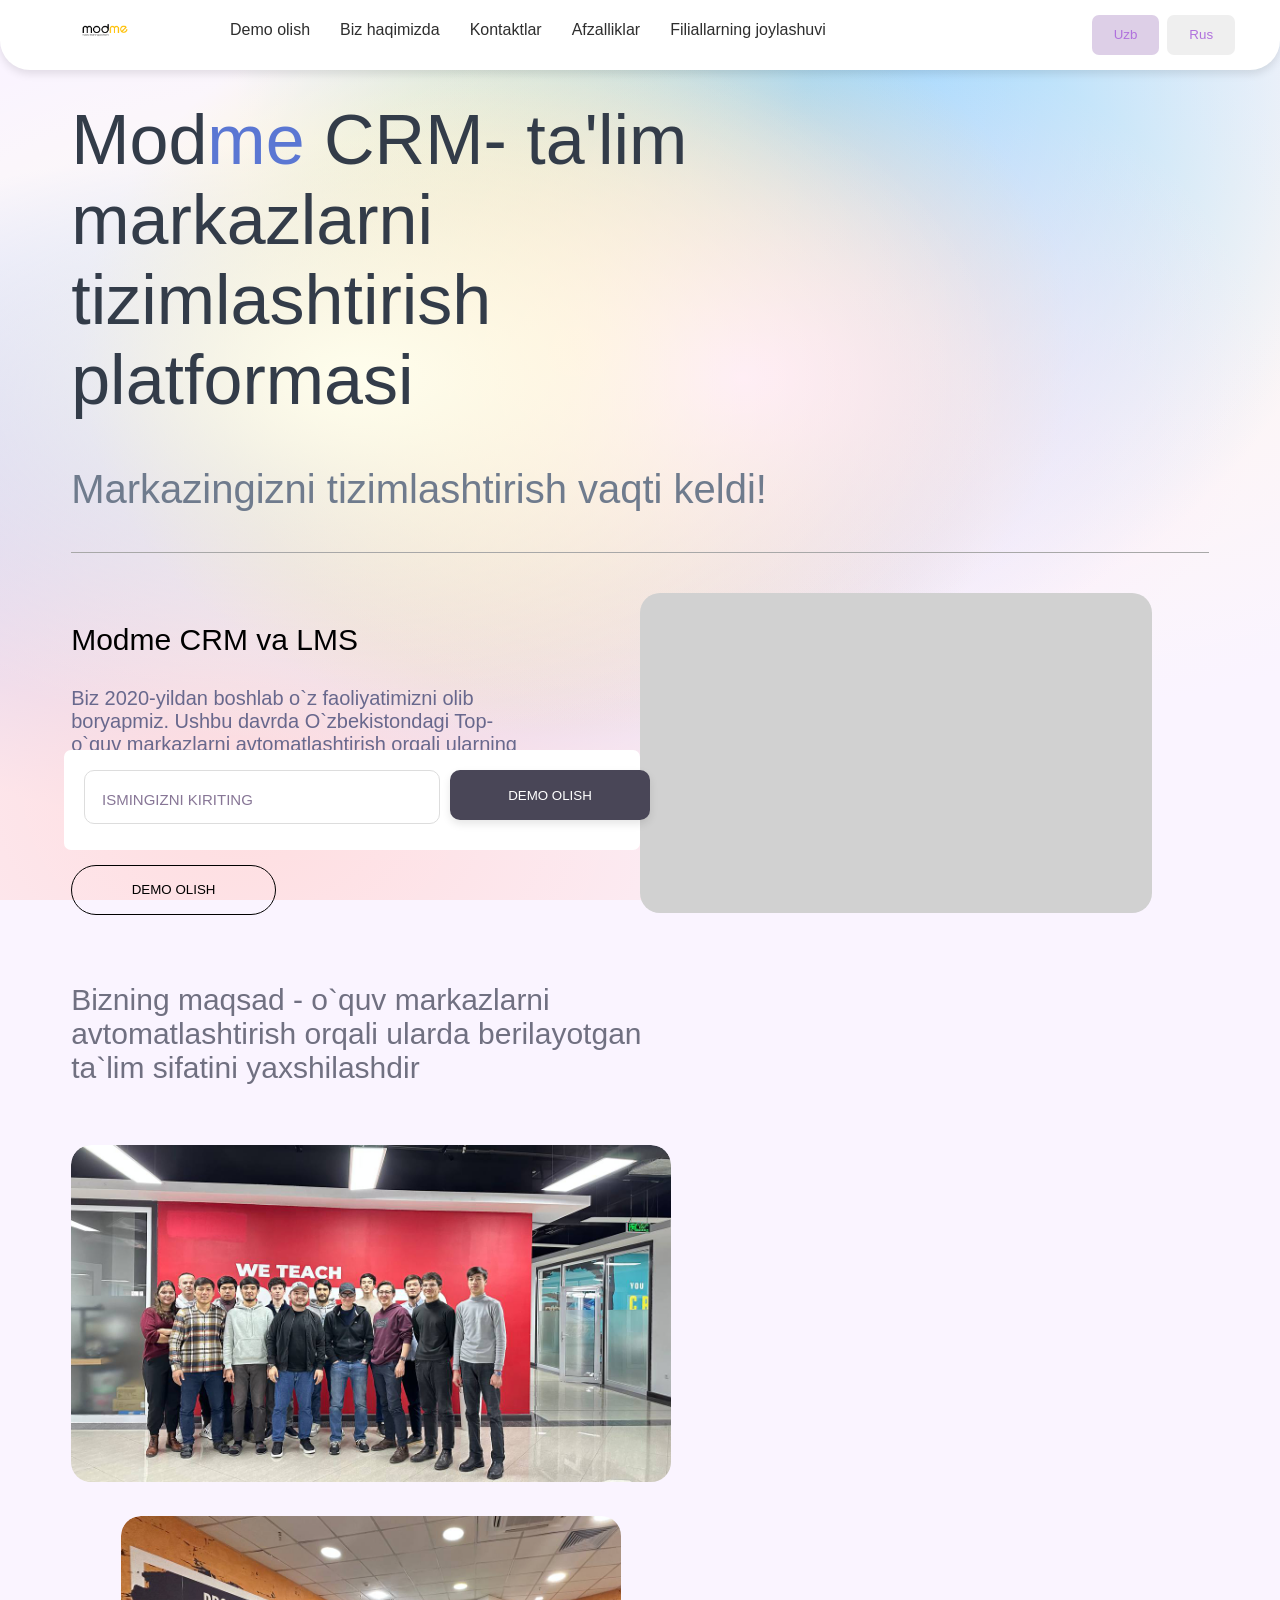
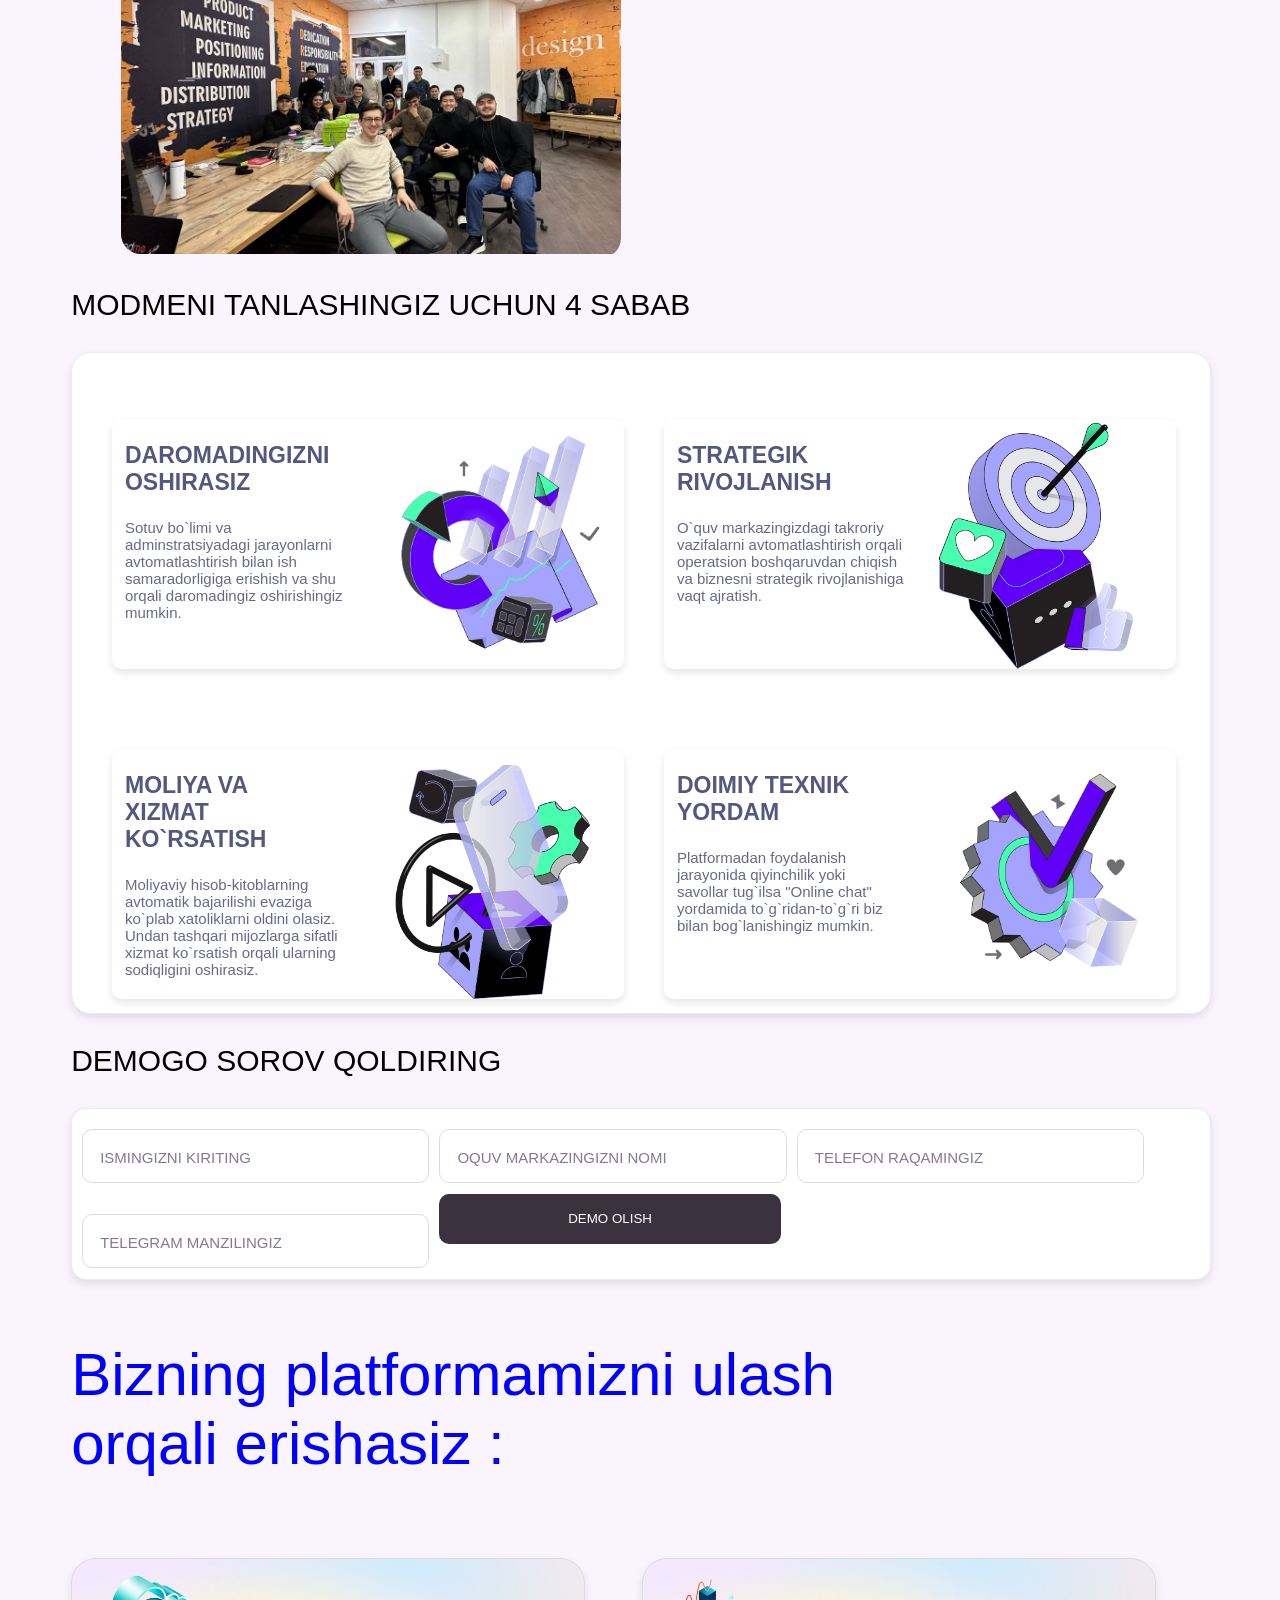
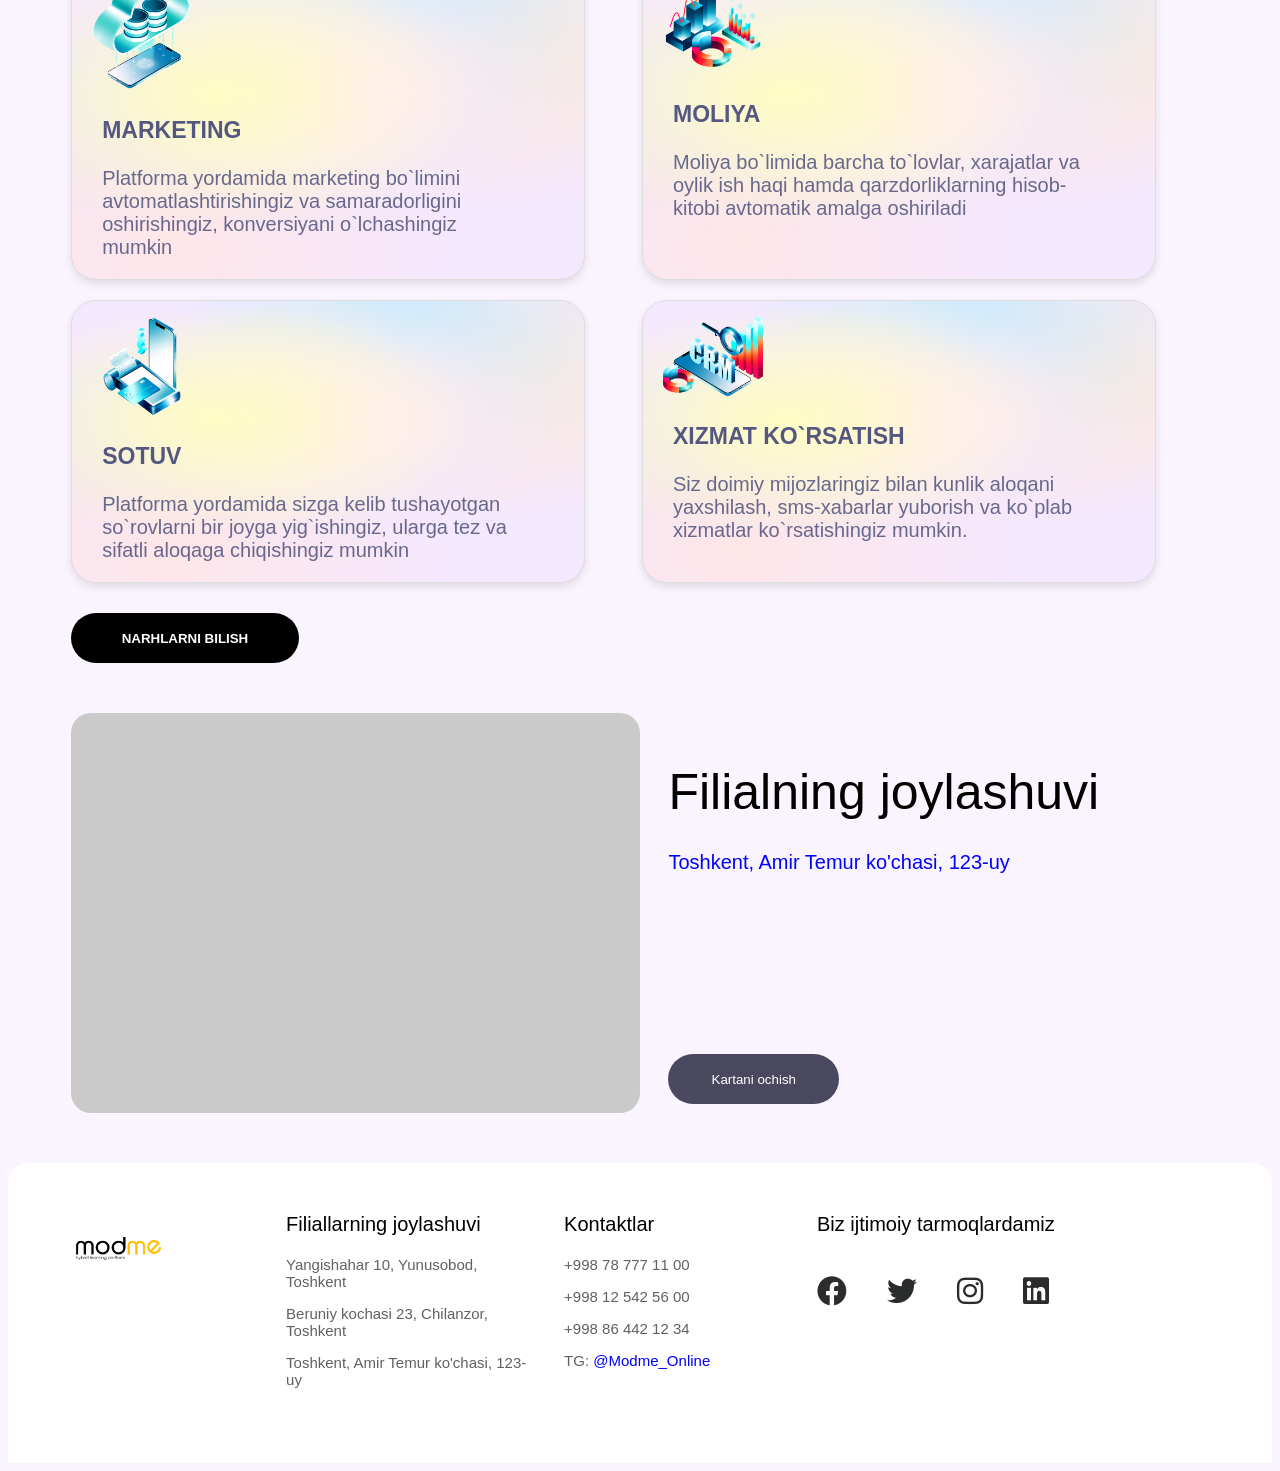
<file: index.html>
<!DOCTYPE html>
<html lang="en">
<head>
    <meta charset="UTF-8">
    <meta name="viewport" content="width=device-width, initial-scale=1.0">
    <link rel="stylesheet" href="https://cdnjs.cloudflare.com/ajax/libs/font-awesome/6.0.0/css/all.min.css">
    <link rel="stylesheet" href="index.css">
    <title>Modme</title>
</head>
<body>
    <div class="action">
        <input type="text" placeholder="ISMINGIZNI KIRITING"  style="width: 350px; top: 15px; margin-left: 20px;" name="" id="">
        <button class="action-button">DEMO OLISH</button>
    </div>
    <h1 class="first-headline">Mod<span style="color: rgb(91, 119, 211);">me</span> CRM- ta'lim markazlarni tizimlashtirish platformasi</h1>
    <p class="double-headline">Markazingizni tizimlashtirish vaqti keldi!</p>
    <div class="line"></div>
    <div class="block-5">
         <div class="block-5-child">
            <p class="text-v" style="margin-left: 0%; 
            font-size: 30px;">Modme CRM va LMS</p>
            <p class="t-4">Biz 2020-yildan boshlab o`z faoliyatimizni olib boryapmiz. Ushbu davrda O`zbekistondagi Top-o`quv markazlarni avtomatlashtirish orqali ularning rivojlanishiga o`z hissamizni qo`shishga ulgurdik.</p>
            <a href="#demo"><button class="demo-button">DEMO OLISH</button></a>
         </div>
         <div class="block-5-child-2">
            <iframe width="853" height="480" src="https://www.youtube.com/embed/RmiwR3QahIQ" title="O`quv markazingizni tizimlashtirish vaqti keldi!" frameborder="0" allow="accelerometer; autoplay; clipboard-write; encrypted-media; gyroscope; picture-in-picture; web-share" allowfullscreen></iframe>
         </div>
    </div>
    <p class="text-t" id="obout-us">Bizning maqsad - o`quv markazlarni avtomatlashtirish orqali ularda berilayotgan ta`lim sifatini yaxshilashdir</p>
    <div class="block-6">
        <div class="alfa">
            <img src="modme-0.jpg" class="image-1" alt="">
        </div>
        <div class="alfa-2">
            <img src="modme-0.1.jpg" class="image-1" alt="">
        </div>
    </div>
    <p class="text">MODMENI TANLASHINGIZ UCHUN
        4 SABAB</p>
        
    <div class="block-4" id="block-4">
        <div class="child-5">
              <div class="text-block-0">
                <p class="t-3">DAROMADINGIZNI OSHIRASIZ</p>
                <p class="t-6">Sotuv bo`limi va adminstratsiyadagi jarayonlarni avtomatlashtirish bilan ish samaradorligiga erishish va shu orqali daromadingiz oshirishingiz mumkin.</p>           
              </div>
              <img src="il-1.png" class="ilustration" alt="">
        </div>
        <div class="child-5">
            
            <div class="text-block-0">
                <p class="t-3">STRATEGIK RIVOJLANISH</p>
                <p class="t-6">O`quv markazingizdagi takroriy vazifalarni avtomatlashtirish orqali operatsion boshqaruvdan chiqish va biznesni strategik rivojlanishiga vaqt ajratish.</p>           
              
            </div>
            <img src="il-2.png" class="ilustration" alt="">
        </div>
        <div class="child-5">
            
            <div class="text-block-0">
                <p class="t-3">MOLIYA VA XIZMAT KO`RSATISH</p>
                <p class="t-6">Moliyaviy hisob-kitoblarning avtomatik bajarilishi evaziga ko`plab xatoliklarni oldini olasiz. Undan tashqari mijozlarga sifatli xizmat ko`rsatish orqali ularning sodiqligini oshirasiz.</p>           
             
            </div>
            <img src="li-4.png" class="ilustration" alt="">
        </div>
        <div class="child-5">
            
            <div class="text-block-0">
                <p class="t-3">DOIMIY TEXNIK YORDAM</p>
                <p class="t-6">Platformadan foydalanish jarayonida qiyinchilik yoki savollar tug`ilsa "Online chat" yordamida to`g`ridan-to`g`ri biz bilan bog`lanishingiz mumkin.</p>           
             
            </div>
            <img src="li-3.png" class="ilustration" alt="">
        </div>
    </div>
    <div class="header">
        <img class="header-logo" src="image.png">
           <div class="nav">
            <a href="#demo"><p class="t-5">Demo olish</p></a>
            <a href="#obout-us"><p class="t-5">Biz haqimizda</p></a>
            <a href="#contact"><p class="t-5">Kontaktlar</p></a>
            <a href="#block-4"><p class="t-5">Afzalliklar</p></a>
            <a href="#location"><p class="t-5"> Filiallarning joylashuvi</p></a>
           </div>
           <div class="lang">
            <button class="uzb">Uzb</button>
            <a href="index_2.html"><button class="rus">Rus</button></a>
           </div>
    </div>
    <p class="text" id="demo">DEMOGO SOROV QOLDIRING</p>
    <form action="">
        <input type="" name="" id="" placeholder="ISMINGIZNI KIRITING"> <!--style="margin-left: 20px;"-->
        <input type="text" name="" id="" placeholder="OQUV MARKAZINGIZNI NOMI">
        <input type="text" name="" id="" placeholder="TELEFON RAQAMINGIZ">
        <input type="text" name="" id="" placeholder="TELEGRAM MANZILINGIZ"> <!--style="margin-top: -10px; margin-left: 20px;"-->
        <button class="sent">DEMO OLISH</button> <!--style="margin-top: -10px;"-->
    </form>
    <p class="text-3">Bizning platformamizni ulash orqali erishasiz :</p>
    <div class="block-3" id="block-3">
           <div class="child-3">
                <img src="image-1.png" class="asset-1" alt="">
                <div class="child-4">
                    <p class="t-3">MARKETING</p>
                    <p class="t-4">Platform﻿a yordamida marketing bo`limini avtomatlashtirishingiz va samaradorligini oshirishingiz, konversiyani o`lchashingiz mumkin</p>
                </div>
           </div>
           <div class="child-30"> <!--style="margin-left: 5%;"-->
            <img src="image-2.png" class="asset-1">
            <div class="child-4">
                <p class="t-3">MOLIYA</p>
                <p class="t-4">Moliya bo`limida barcha to`lovlar, xarajatlar va oylik ish haqi hamda qarzdorliklarning hisob-kitobi avtomatik amalga oshiriladi</p>
            </div>
       </div>
       <div class="child-3">
        <img class="asset-1" src="image-3.png">
        <div class="child-4">
            <p class="t-3">SOTUV</p>
            <p class="t-4">Platforma yordamida sizga kelib tushayotgan so`rovlarni bir joyga yig`ishingiz, ularga tez va sifatli aloqaga chiqishingiz mumkin</p>
        </div>
   </div>
   <div class="child-30"> <!--style="margin-left: 5%;"-->
    <img class="asset-1" src="image-4.png">
    <div class="child-4">
        <p class="t-3">XIZMAT KO`RSATISH</p>
        <p class="t-4">Siz doimiy mijozlaringiz bilan kunlik aloqani yaxshilash, sms-xabarlar yuborish va ko`plab xizmatlar ko`rsatishingiz mumkin.</p>
    </div>
</div>
<button class="button-2">NARHLARNI BILISH</button>
    </div>
    <div class="block-1" id="location">
        <div class="google-maps">
            <iframe class="map" src="https://www.google.com/maps/embed?pb=!1m18!1m12!1m3!1d387191.0361376969!2d-74.30933885453035!3d40.69753995160874!2m3!1f0!2f0!3f0!3m2!1i1024!2i768!4f13.1!3m3!1m2!1s0x89c24fa5d33f083b%3A0xc80b8f06e177fe62!2z0J3RjNGOLdCZ0L7RgNC6LCDQodCo0JA!5e0!3m2!1sru!2s!4v1703776195929!5m2!1sru!2s" width="600" height="450" style="border:0;" allowfullscreen="" loading="lazy" referrerpolicy="no-referrer-when-downgrade"></iframe>
        </div>
       <div class="block-0">
        <p class="text-1">Filialning joylashuvi</p>
    <p class="text-2">Toshkent, Amir Temur ko'chasi, 123-uy</p>
    <button class="button-1">Kartani ochish</button>
    </div>
    </div>
    <div class="block-2">
       <div class="child-1">
        <img src="image.png" class="logo">
       </div>
       <div class="child-2">
        <p class="t-1">Filiallarning joylashuvi</p>
        <a><p class="t-2">Yangishahar 10, Yunusobod, Toshkent</p></a>
        <a><p class="t-2">Beruniy kochasi 23, Chilanzor, Toshkent</p></a>
        <a><p class="t-2">Toshkent, Amir Temur ko'chasi, 123-uy</p></a>
       </div>
       <div class="child-2">
        <p class="t-1" id="contact">Kontaktlar</p>
        <a href="tel: +998 78 777 11 00 "><p class="t-2">+998 78 777 11 00</p></a>
        <a href="tel: +998 78 777 11 00 "><p class="t-2">+998 12 542 56 00</p></a>
        <a href="tel: +998 78 777 11 00 "><p class="t-2">+998 86 442 12 34</p></a>
        <a href="tel: +998 78 777 11 00 "><p class="t-2">TG: <span style="color: blue;">@Modme_Online</span></p></a>
       </div>
       <div class="social-media">
        <p class="t-1">Biz ijtimoiy tarmoqlardamiz</p>
        <div class="media">
            <i class="fab fa-facebook" style="margin-left: 0px;"></i>
            <i class="fab fa-twitter"></i>
            <i class="fab fa-instagram"></i>
            <i class="fab fa-linkedin"></i>
        </div>
       </div>
       
    </div>
</body>
</html>
</file>
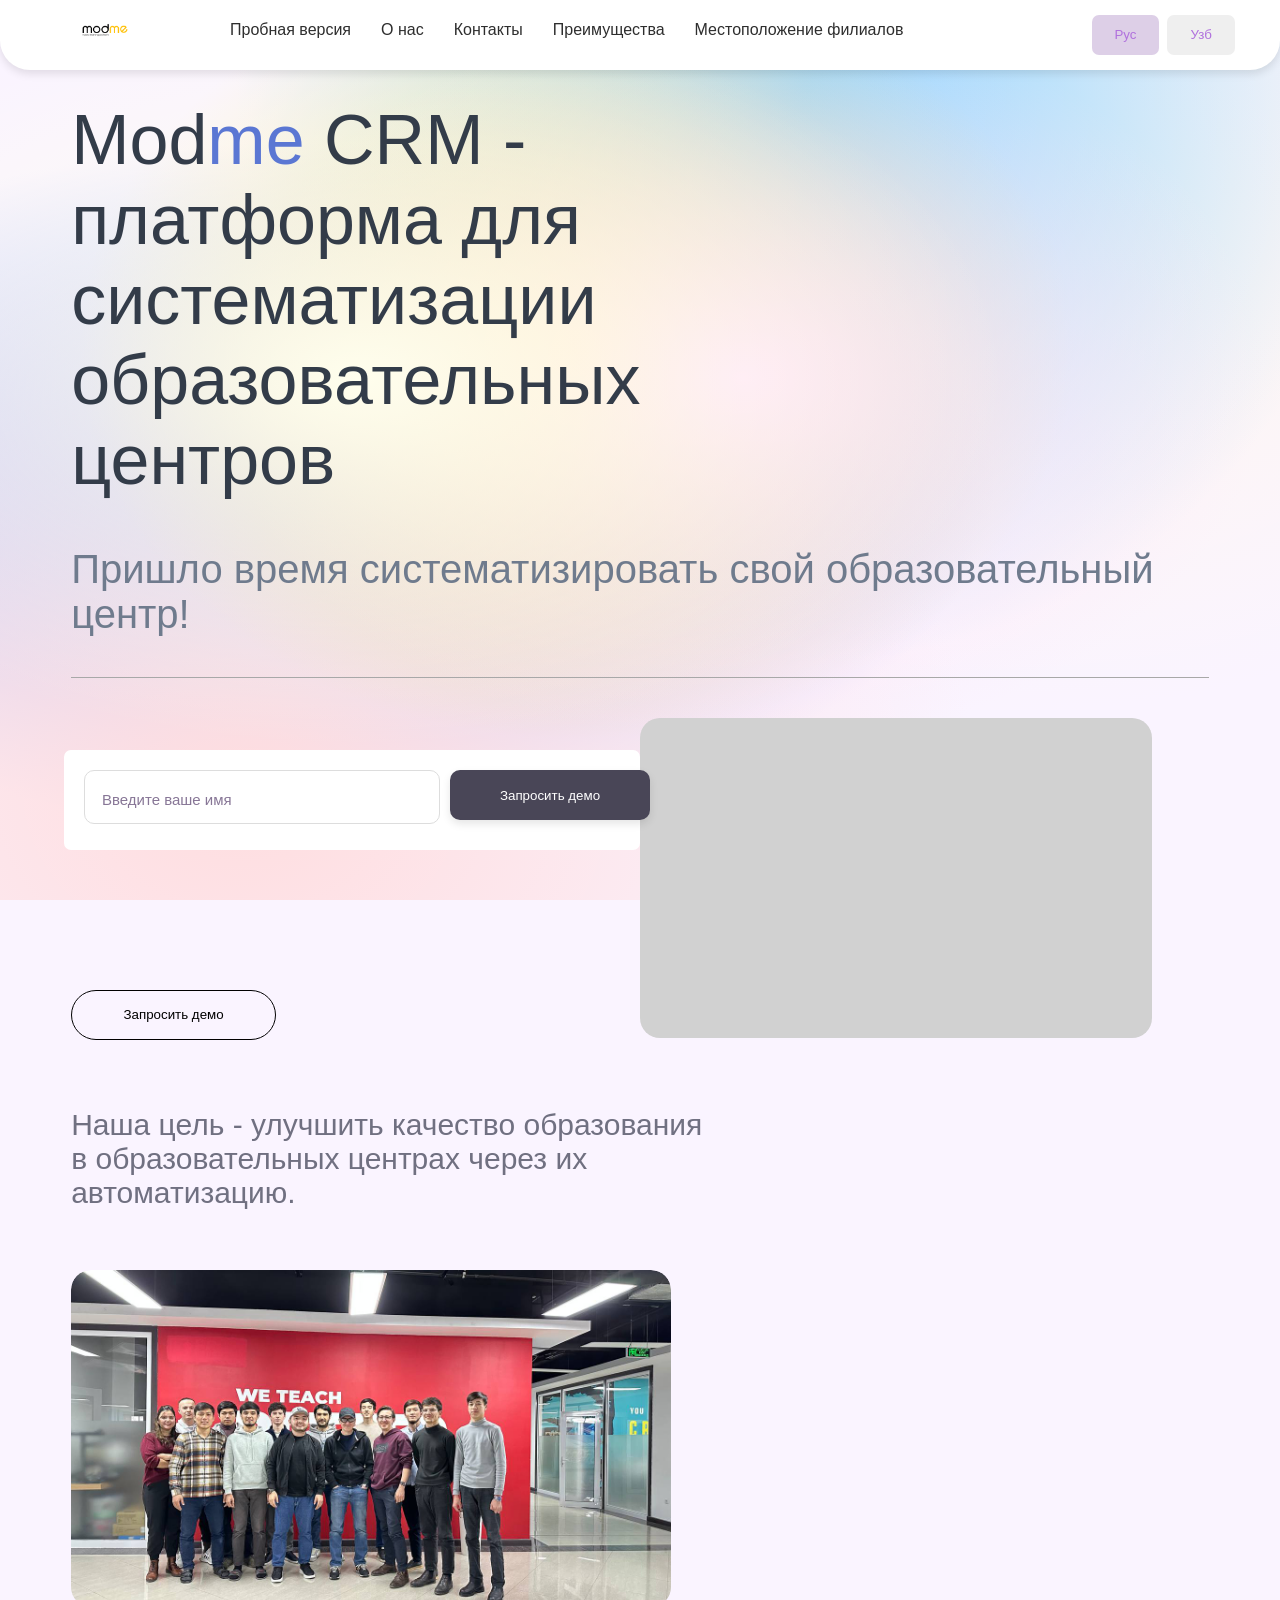
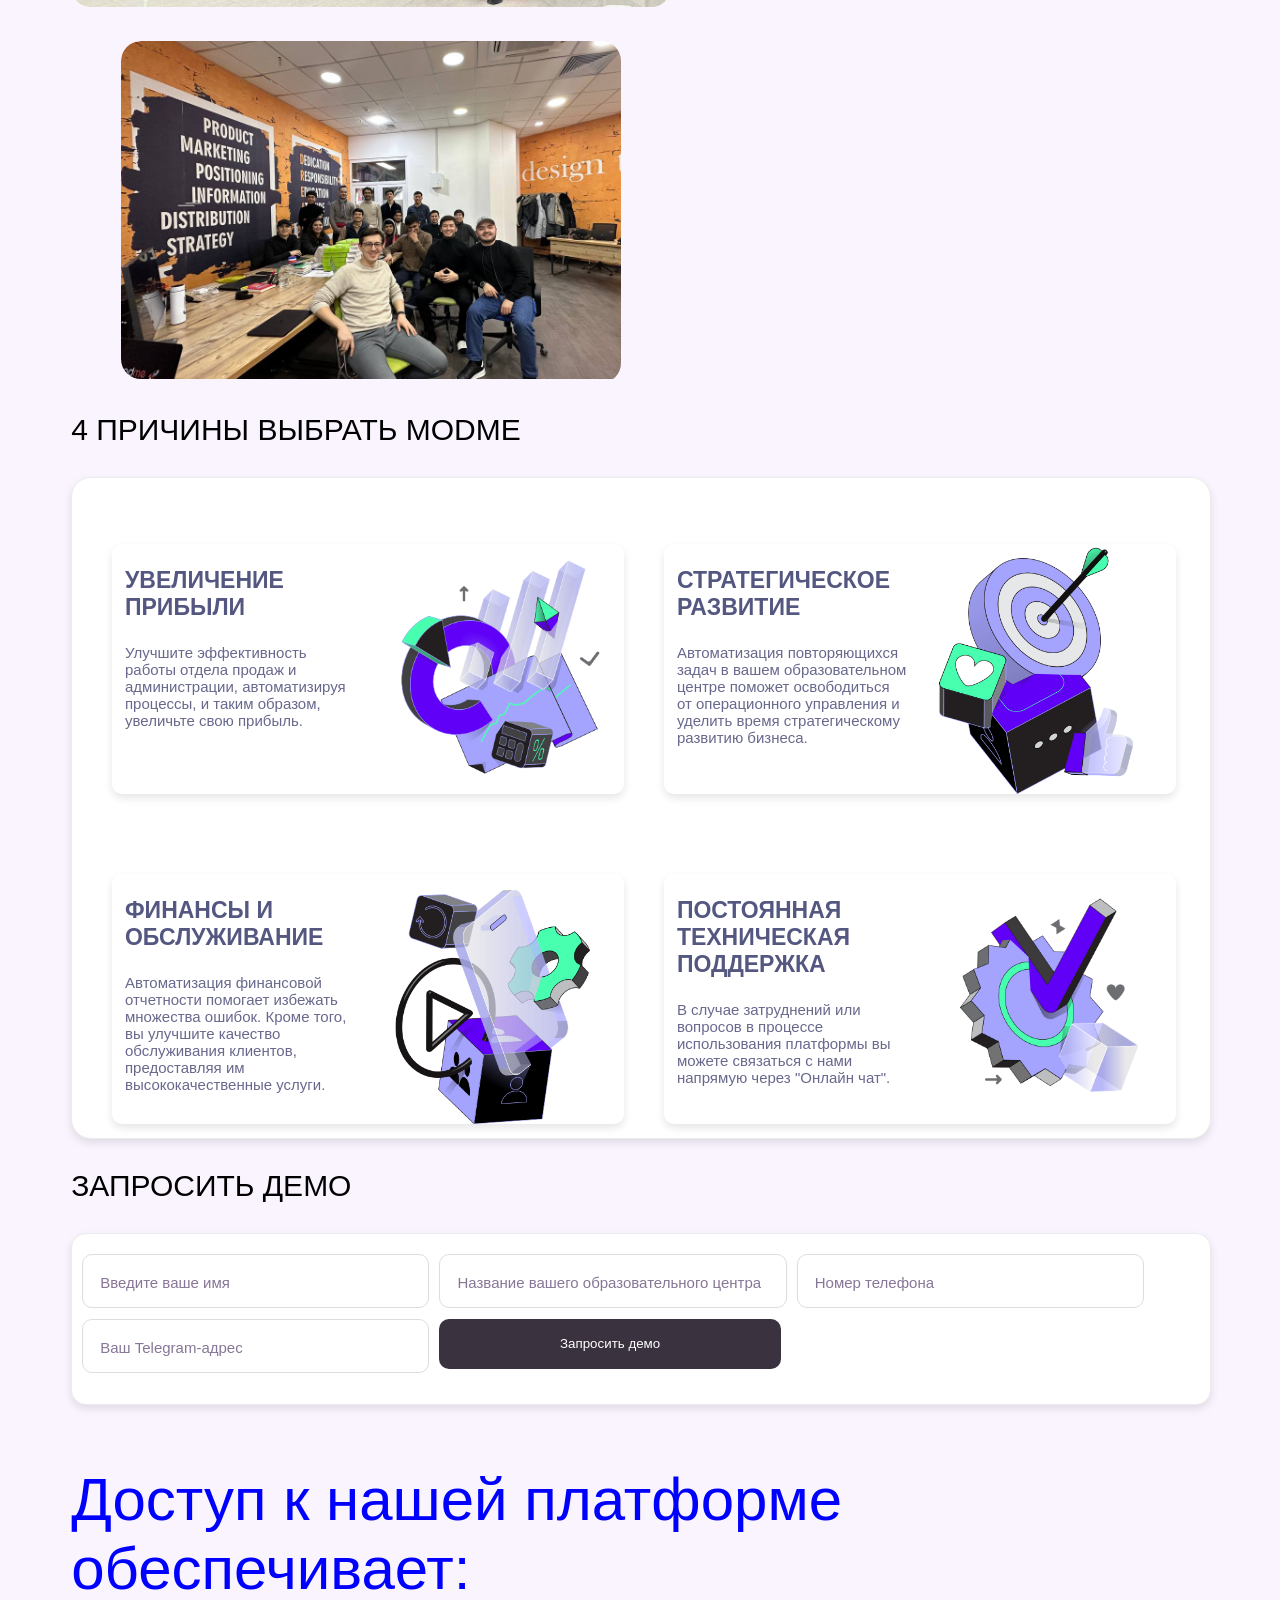
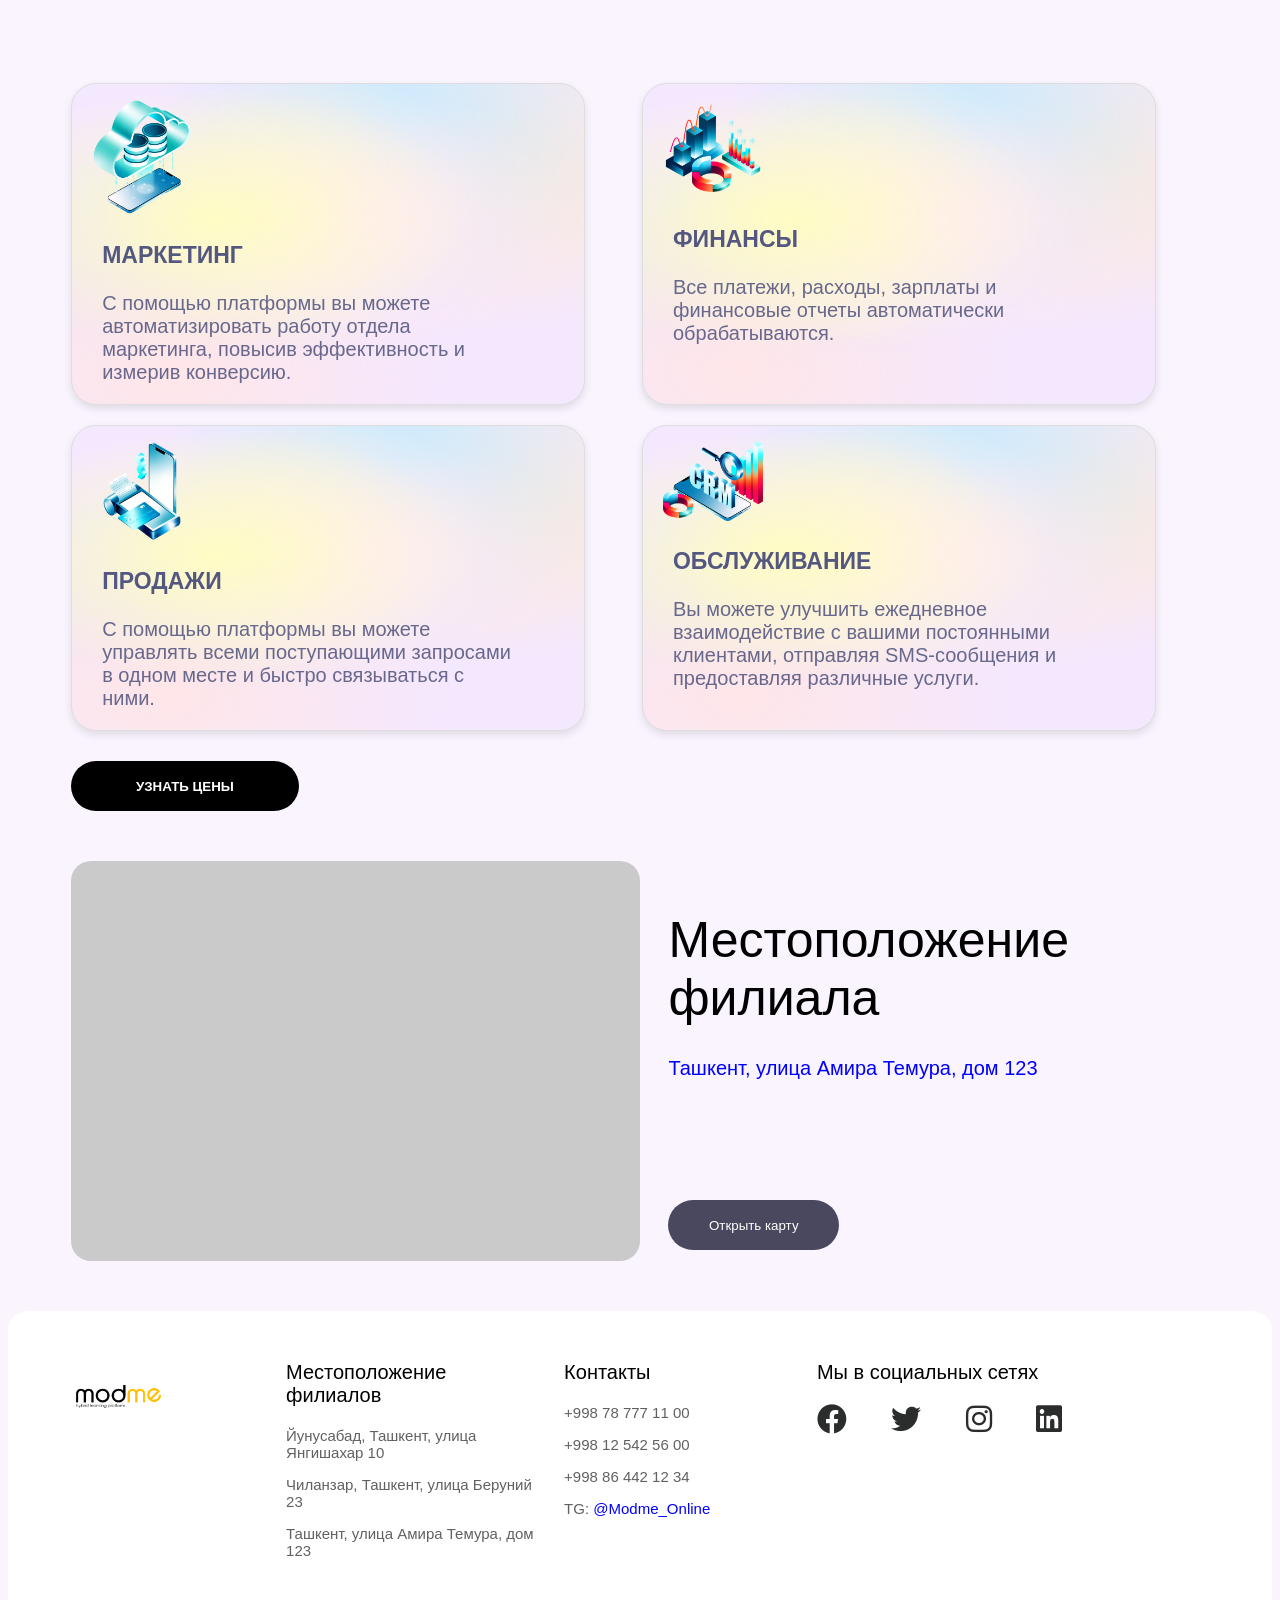
<file: index_2.html>
<!DOCTYPE html>
<html lang="ru">
<head>
    <meta charset="UTF-8">
    <meta name="viewport" content="width=device-width, initial-scale=1.0">
    <link rel="stylesheet" href="https://cdnjs.cloudflare.com/ajax/libs/font-awesome/6.0.0/css/all.min.css">
    <link rel="stylesheet" href="index.css">
    <title>Modme</title>
</head>
<body>
    <div class="action">
        <input type="text" placeholder="Введите ваше имя" style="width: 350px; top: 15px; margin-left: 20px;" name="" id="">
        <button class="action-button">Запросить демо</button>
    </div>
    <h1 class="first-headline">Mod<span style="color: rgb(91, 119, 211);">me</span> CRM - платформа для систематизации образовательных центров</h1>
    <p class="double-headline">Пришло время систематизировать свой образовательный центр!</p>
    <div class="line"></div>
    <div class="block-5">
         <div class="block-5-child">
            <p class="text-v" style="margin-left: 0%; font-size: 30px;">Modme CRM и LMS</p>
            <p class="t-4-t">Мы с 2020 года автоматизируем образовательные центры в Узбекистане, чтобы способствовать их развитию.</p>
            <a href="#demo"><button class="demo-button">Запросить демо</button></a>
         </div>
         <div class="block-5-child-2">
            <iframe width="853" height="480" src="https://www.youtube.com/embed/RmiwR3QahIQ" title="Пришло время систематизировать свой образовательный центр!" frameborder="0" allow="accelerometer; autoplay; clipboard-write; encrypted-media; gyroscope; picture-in-picture; web-share" allowfullscreen></iframe>
         </div>
    </div>
    <p class="text-t" id="obout-us">Наша цель - улучшить качество образования в образовательных центрах через их автоматизацию.</p>
    <div class="block-6">
        <div class="alfa">
            <img src="modme-0.jpg" class="image-1" alt="">
        </div>
        <div class="alfa-2">
            <img src="modme-0.1.jpg" class="image-1" alt="">
        </div>
    </div>
    <p class="text">4 ПРИЧИНЫ ВЫБРАТЬ MODME</p>
        
    <div class="block-4" id="block-4">
        <div class="child-5">
              <div class="text-block-0">
                <p class="t-3">УВЕЛИЧЕНИЕ ПРИБЫЛИ</p>
                <p class="t-6">Улучшите эффективность работы отдела продаж и администрации, автоматизируя процессы, и таким образом, увеличьте свою прибыль.</p>           
              </div>
              <img src="il-1.png" class="ilustration" alt="">
        </div>
        <div class="child-5">
            
            <div class="text-block-0">
                <p class="t-3">СТРАТЕГИЧЕСКОЕ РАЗВИТИЕ</p>
                <p class="t-6">Автоматизация повторяющихся задач в вашем образовательном центре поможет освободиться от операционного управления и уделить время стратегическому развитию бизнеса.</p>           
              
            </div>
            <img src="il-2.png" class="ilustration" alt="">
        </div>
        <div class="child-5">
            
            <div class="text-block-0">
                <p class="t-3">ФИНАНСЫ И ОБСЛУЖИВАНИЕ</p>
                <p class="t-6">Автоматизация финансовой отчетности помогает избежать множества ошибок. Кроме того, вы улучшите качество обслуживания клиентов, предоставляя им высококачественные услуги.</p>           
             
            </div>
            <img src="li-4.png" class="ilustration" alt="">
        </div>
        <div class="child-5">
            
            <div class="text-block-0">
                <p class="t-3">ПОСТОЯННАЯ ТЕХНИЧЕСКАЯ ПОДДЕРЖКА</p>
                <p class="t-6">В случае затруднений или вопросов в процессе использования платформы вы можете связаться с нами напрямую через "Онлайн чат".</p>           
             
            </div>
            <img src="li-3.png" class="ilustration" alt="">
        </div>
    </div>
    <div class="header">
        <img class="header-logo" src="image.png">
           <div class="nav">
            <a href="#demo"><p class="t-5">Пробная версия</p></a>
            <a href="#about-us"><p class="t-5">О нас</p></a>
            <a href="#contact"><p class="t-5">Контакты</p></a>
            <a href="#features"><p class="t-5">Преимущества</p></a>
            <a href="#location"><p class="t-5">Местоположение филиалов</p></a>
           </div>
           <div class="lang">
            <button class="uzb">Рус</button>
            <a href="index.html"><button class="rus">Узб</button></a>
           </div>
    </div>
    <p class="text" id="demo">ЗАПРОСИТЬ ДЕМО</p>
    <form action="">
        <input type="" name="" id="" placeholder="Введите ваше имя"> <!--style="margin-left: 20px;"-->
        <input type="text" name="" id="" placeholder="Название вашего образовательного центра">
        <input type="text" name="" id="" placeholder="Номер телефона">
        <input type="text" name="" id="" placeholder="Ваш Telegram-адрес" class="margin"> <!--style="margin-top: -10px; margin-left: 20px;"-->
        <button class="sent">Запросить демо</button> <!--style="margin-top: -10px;"-->
    </form>
    <p class="text-3">Доступ к нашей платформе обеспечивает:</p>
    <div class="block-3" id="block-3">
           <div class="child-3">
                <img src="image-1.png" class="asset-1" alt="">
                <div class="child-4">
                    <p class="t-3">МАРКЕТИНГ</p>
                    <p class="t-4">С помощью платформы вы можете автоматизировать работу отдела маркетинга, повысив эффективность и измерив конверсию.</p>
                </div>
           </div>
           <div class="child-30"> <!--style="margin-left: 5%;"-->
            <img src="image-2.png" class="asset-1">
            <div class="child-4">
                <p class="t-3">ФИНАНСЫ</p>
                <p class="t-4">Все платежи, расходы, зарплаты и финансовые отчеты автоматически обрабатываются.</p>
            </div>
       </div>
       <div class="child-3">
        <img class="asset-1" src="image-3.png">
        <div class="child-4">
            <p class="t-3">ПРОДАЖИ</p>
            <p class="t-4">С помощью платформы вы можете управлять всеми поступающими запросами в одном месте и быстро связываться с ними.</p>
        </div>
   </div>
   <div class="child-30"> <!--style="margin-left: 5%;"-->
    <img class="asset-1" src="image-4.png">
    <div class="child-4">
        <p class="t-3">ОБСЛУЖИВАНИЕ</p>
        <p class="t-4">Вы можете улучшить ежедневное взаимодействие с вашими постоянными клиентами, отправляя SMS-сообщения и предоставляя различные услуги.</p>
    </div>
</div>
<button class="button-2">УЗНАТЬ ЦЕНЫ</button>
    </div>
    <div class="block-1" id="location">
        <div class="google-maps">
            <iframe class="map" src="https://www.google.com/maps/embed?pb=!1m18!1m12!1m3!1d387191.0361376969!2d-74.30933885453035!3d40.69753995160874!2m3!1f0!2f0!3f0!3m2!1i1024!2i768!4f13.1!3m3!1m2!1s0x89c24fa5d33f083b%3A0xc80b8f06e177fe62!2z0J3RjNGOLdCZ0L7RgNC6LCDQodCo0JA!5e0!3m2!1sru!2s!4v1703776195929!5m2!1sru!2s" width="600" height="450" style="border:0;" allowfullscreen="" loading="lazy" referrerpolicy="no-referrer-when-downgrade"></iframe>
        </div>
       <div class="block-0">
        <p class="text-1">Местоположение филиала</p>
    <p class="text-2">Ташкент, улица Амира Темура, дом 123</p>
    <button class="button-1">Открыть карту</button>
    </div>
    </div>
    <div class="block-2">
       <div class="child-1">
        <img src="image.png" class="logo">
       </div>
       <div class="child-2">
        <p class="t-1">Местоположение филиалов</p>
        <a><p class="t-2">Йунусабад, Ташкент, улица Янгишахар 10</p></a>
        <a><p class="t-2">Чиланзар, Ташкент, улица Беруний 23</p></a>
        <a><p class="t-2">Ташкент, улица Амира Темура, дом 123</p></a>
       </div>
       <div class="child-2">
        <p class="t-1" id="contact">Контакты</p>
        <a href="tel: +998 78 777 11 00 "><p class="t-2">+998 78 777 11 00</p></a>
        <a href="tel: +998 78 777 11 00 "><p class="t-2">+998 12 542 56 00</p></a>
        <a href="tel: +998 78 777 11 00 "><p class="t-2">+998 86 442 12 34</p></a>
        <a href="tel: +998 78 777 11 00 "><p class="t-2">TG: <span style="color: blue;">@Modme_Online</span></p></a>
       </div>
       <div class="social-media">
        <p class="t-1">Мы в социальных сетях</p
            <div class="media">
                <i class="fab fa-facebook" style="margin-left: 0px;"></i>
                <i class="fab fa-twitter"></i>
                <i class="fab fa-instagram"></i>
                <i class="fab fa-linkedin"></i>
            </div>
           </div>
           
        </div>

        <style>
            @media (min-width:800px) {
                .button-1{
                    position: relative;
                    top: -60px;
                }
                
            }
        </style>
</file>
<file: index.css>
@media(min-width: 800px){
    body{
        font-family: sans-serif;
        
        background-color: #faf4ff;
    background-image: radial-gradient(at 28% 42%, rgb(255, 254, 237) 0, hsla(57, 100%, 88%, 0) 50%),
    radial-gradient(at 58% 42%, rgb(255, 227, 250) 0, hsla(312, 84%, 83%, 0) 50%),
    radial-gradient(at 45% 39%, rgb(255, 230, 120) 0, hsla(48, 93%, 67%, 0) 50%),
    radial-gradient(at 19% 88%, rgb(255, 221, 223) 0, hsla(355, 88%, 55%, 0) 50%),
    radial-gradient(at 24% 54%, rgb(136, 164, 255) 0, hsla(226, 86%, 69%, 0) 50%),
    radial-gradient(at 63% 10%, rgb(143, 212, 255) 0, hsla(203, 87%, 62%, 0) 50%),
    radial-gradient(at 78% 29%, rgb(255, 247, 239) 0, hsla(31, 89%, 60%, 0) 50%);
    background-attachment: fixed;
    }
    .block-1{
        width: 100%;
        height: 400px;
        display: flex;
        margin-top: 50px;
    }
    .block-2{
        width: 100%;
        height: 300px;
        background-color: rgb(255, 255, 255);
        display: flex;
        margin-top: 50px;
        border-radius: 20px 20px 0px 0px;
    }
    .child-1{
        width: 15%;
        height: 100%;
        margin-left: 5%;
    }
    .logo{
        width: 50%;
        height: auto;
        margin-top: 20%;
    }
    .child-2{
        width: 20%;
        height: 90%;
        margin-left: 2%;
        position: relative;
        top: 10%;
    }
    .t-1{
        width: 100%;
        font-size: 20px;
        font-weight: 400;
        color: rgb(0, 0, 0);
    }
    .t-2{
        width: 100%;
        font-size: 15px;
        font-weight: 400;
        color: rgb(97, 97, 97);
    
    }
    a{
        text-decoration: none;
    }
    .social-media{
        width: 30%;
        height: 50%;position: relative;
        top: 10%;
    }
    .media{
        width: 100%;
        height: 50px;
        display: flex;
        margin-top: 40px;
    }
    i{
        color: rgb(43, 44, 44);
        font-size: 30px;
        margin-left: 40px;
    }
    .map{
        width: 100%;
        height: 400px;
        border-radius: 20px;
    }
    .google-maps{
        width: 45%;
        height: 400px;
        margin-left: 5%;
        border-radius: 20px;
        background-color: rgb(202, 202, 202);
    }
    .text-1{
        width: 100%;
        font-size: 50px;
        font-weight: 100;
        margin-left: 5%;
    }
    .block-0{
        width: 45%;
    }
    .text-2{
        font-size: 20px;
        color: blue;
        margin-left: 5%;
        font-weight: 100;
        margin-top: -20px;
    }
    .button-1{
        width: 30%;
        color: white;
        background-color: rgb(74, 72, 94);
        height: 50px;
        margin-left: 5%;
        margin-top: 160px;
        border: none;
        border-radius: 40px;
    }
    .block-3{
        width: 90%;
        margin-left: 5%;
        height: auto;
        display: flex;
        flex-wrap: wrap;
    }
    .child-3, .child-30{
        width: 45%;
        height: auto;/*
        * Created with https://www.css-gradient.com
        * Gradient link: https://www.css-gradient.com/?c1=bbe15d&c2=e6d9fc&gt=l&gd=dtl
        */
        border: solid 0.5px rgb(221, 221, 221);
        border-radius: 25px;
        margin-top: 20px;
        box-shadow: 0 4px 8px rgba(0, 0, 0, 0.1); 
        
        background-color: #f4e8ff;
    background-image: radial-gradient(at 28% 42%, rgb(255, 252, 196) 0, hsla(57, 100%, 88%, 0) 50%),
    radial-gradient(at 58% 42%, rgb(255, 233, 251) 0, hsla(312, 84%, 83%, 0) 50%),
    radial-gradient(at 45% 39%, rgb(255, 248, 218) 0, hsla(48, 93%, 67%, 0) 50%),
    radial-gradient(at 19% 88%, rgb(255, 230, 232) 0, hsla(355, 88%, 55%, 0) 50%),
    radial-gradient(at 24% 54%, rgb(222, 230, 255) 0, hsla(226, 86%, 69%, 0) 50%),
    radial-gradient(at 63% 10%, rgb(202, 235, 255) 0, hsla(203, 87%, 62%, 0) 50%),
    radial-gradient(at 78% 29%, rgb(255, 234, 211) 0, hsla(31, 89%, 60%, 0) 50%);
        
    }
    
    .child-30{
        margin-left: 5%;
    }
    
    .asset-1{
        width: 100px;
        height: auto;
        margin-top: 15px;
        margin-left: 20px;
    }
    .child-4{
        width: 90%;
        height: auto;
        margin-left: 30px;
    }
    .t-3{
        color: rgb(84, 87, 128);
        font-size: 23px;
        font-weight: bold;
        width: 90%;
    }
    
    .t-4{
        color: rgb(104, 104, 141);
        font-size: 20px;
        font-weight: 100;
        width: 90%;
    }
    .t-6{
        color: rgb(104, 104, 141);
        font-size: 15px;
        font-weight: 100;
        width: 100%;
    }
    .text-3{
        font-size: 60px;
        margin-left: 5%;
        width: 70%;
        font-weight: 100;
        color: blue;
    }
    .button-2{
        width: 20%;
        height: 50px;
        margin-top: 30px;
        border: none;
        border-radius: 30px;
        background-color: black;
        color: white;
        font-weight: bold;
    }
    form {
        width: 90%;
        margin-left: 5%;
        height: 170px;
        border-radius: 15px;
        display: flex;
        flex-wrap: wrap;
        background-color: rgb(255, 255, 255);
        border: solid 1px rgb(236, 236, 236);
        box-shadow: 0 4px 8px rgba(0, 0, 0, 0.1); 
        margin-top: 20px;
    }
    input{
        width: 30%;
        height: 50px;
        border: solid 1px rgb(221, 221, 221);
        border-radius: 10px;
        background: none;
        margin-top: 20px;
        outline: none;
        font-size: 23px;
        margin-left: 10px;
    }
    input::placeholder{
        font-size: 15px;
        position: relative;
        left: 15px;
        color: rgb(135, 118, 150);
    }
    .sent{
        width: 30%;
        height: 50px;
        margin-top: 20px;
        border: none;
        border-radius: 10px;
        background: rgb(58, 50, 63);
        color: white;
        margin-top: 20px;
        margin-left: 10px;
    }
    .header{
        width: 100%;
        position: fixed;
        left: 0px;
        height: 70px;
        background-color: rgb(255, 255, 255);
        top: 0px;
        z-index: 9999;
        border-radius: 0px 0px 30px 30px;
        box-shadow: 0 4px 8px rgba(0, 0, 0, 0.1); 
    }
    .header-logo{
        position: absolute;
        left:80px;
        top: 0px;
        width: 50px;
        height: auto;
        margin-top: 5px;
    }
    .nav{
        position: absolute;
        left: 200px;
        width: 80%;
        height: 50px;
        margin-top: 5px;
        display: flex;
    }
    .t-5{
        margin-left: 30px;
        transition: 1s;
        color: rgb(46, 46, 46);
    }
    .t-5:hover{
        color: rgb(153, 153, 153);
    }
    .block-4{
        width: 90%;
        margin-left: 5%;
        height: 660px;
        background-color: rgb(255, 255, 255);
        border: solid 1px rgb(236, 236, 236);
        box-shadow: 0 4px 8px rgba(0, 0, 0, 0.1); 
        border-radius: 20px;
        display: flex;
        flex-wrap: wrap;
        
    }
    .child-5{
        width: 45%;
        height:250px;
        position: relative;
        box-shadow: 0 4px 8px rgba(0, 0, 0, 0.1); 
        top: 10%;
        left: 0px;
        border-radius: 10px;
        display: flex;
        margin-left: 40px;
    }
    .text-block-0{
        width: 45%;
        margin-left: 2.5%;
        height: auto;
        position: relative;
        background-color: white;
    }
    .ilustration{
        margin-left: 5%;
        height: auto;
        position: relative;
        top: 0%;
    }
    .text{
        margin-left: 5%;
        font-size: 30px;
    }
    .text-t{
        margin-left: 5%;
        font-size: 30px;
        width: 50%; color: rgb(112, 112, 129);
    }
    .block-5{
        width: 90%;
        margin-left: 5%;
        height: 400px;
        display: flex;
    }
    .block-5-child{
        width: 45%;
        height: 80%;
        position: relative;
        top: 10%;
    }
    
    .block-5-child-2{
        width: 45%;
        height: 80%;
        position: relative;
        top: 10%;
        background-color: rgb(209, 209, 209);
        margin-left: 5%;
        border-radius: 20px;
    }
    iframe{
        width: 100%;
        height: 100%;
        border-radius: 20px;
    }
    .first-headline{
        margin-top: 100px;
        font-size: 70px;
        margin-left: 5%;
        width: 60%;
        font-weight: 100;
        color: rgb(51, 60, 73);
    }
    .double-headline{
        font-size: 40px;
        margin-left: 5%;
        color: rgb(111, 123, 141);
    }
    .line{
        width: 90%;
        margin-left: 5%;
        height: 1px;
        background-color: rgb(168, 168, 168);
    }
    .block-6{
        width: 90%;
        margin-left: 5%;
        height: auto;
        display: flex;
        flex-wrap: wrap;
    }
    
    .image-1{
        width: 600px;
        height: auto;
        transition: 2s;
        border-radius: 20px;
    }
    .image-1:hover{
        transform: scale(1.2);
    }
    .alfa{
        width: 600px;
        height: auto;
        overflow: hidden;
        border-radius: 20px;
        margin-top: 30px;
    }
    
    .alfa-2{
        width: 500px;
        height: auto;
        overflow: hidden;
        border-radius: 20px;
        margin-left: 50px;
        margin-top: 30px;
    }
    .action{
        position: fixed;
        bottom: 50px;
        left: 5%;
        width: 45%;
        height: 100px;
        z-index: 9999;
        border-radius: 7px;
        background-color: #ffffff;
        display: flex;
    }
    .action-button{
        position: relative;
        left: 10px;
        height: 50px;
        width: 200px;
        border: none;
        background-color: rgb(73, 70, 87);
        color: white;
        border-radius: 10px;
        top: 20px;
        box-shadow: 0 4px 8px rgba(0, 0, 0, 0.1); 
    }
    .lang{
        position: absolute;
        left: 85%;
        width: 150px;
        height: 70%;
        top: 15%;
        border-radius: 10px;
    }
    .uzb, .rus{
        min-height: 80%;
        position: relative;
        top: 10%;
        border: none;
        color: rgb(176, 113, 221);
    }
    .uzb{
        width: 45%;
        left: 2.5%;
        border-radius: 7px;
        background-color: rgb(221, 207, 231);
    }
    
    .rus{
        width: 45%;
        left: 5%;
        border-radius: 7px;
    }
    .demo-button{
        position: absolute;
        top: 85%;
        border: solid 1px black;
        height: 50px;
        border-radius: 40px;
        width: 40%;
        background: none;
    }
    .margin{
        position: relative;
        top: -20px;
    }
    .sent{
        position: relative;
        top: -20px;
    }
    
}
@media (max-width: 800px) {
    .text-v{
        position: relative;
        left: 5%;
    }
    .demo-button{
        display: none;
    }
    .lang{
        display: none;
    }
    iframe{
        width: 100%;
        height: 100%;
        border-radius: 20px;
    }
    body{
        font-family: sans-serif;
    }
    .header{
        width: 100%;
        position: fixed;
        top: 0px;
        left: 0px;
        height: 60px;
        background-color: rgb(255, 255, 255);       
        box-shadow: 0 4px 8px rgba(0, 0, 0, 0.1); 
        z-index: 9999;
        border-radius: 0px 0px 30px 30px;
    }
    .header-logo{
        width: auto;
        height: 60px;
        position: absolute;
        left: 30px;
        top: 0px;
    }
    .nav{
        display: none;
    }
    .action{
        display: none;
    }
    .first-headline{
        width: 50%;
        margin-left: 5%;
        margin-top: 80px;
        color: rgb(85, 68, 116);
        font-size: 34px;
        font-weight: 400;
    }
    .double-headline{
        width: 80%;
        margin-left: 5%;
        color: rgb(131, 118, 156);
    }
    .text{
        margin-left: 5%;
        width: 90%;
        font-size: 25px;
    }
    .t-4{
        width: 90%;
        margin-left: 5%;
        color: rgb(113, 102, 129);
    }
    
    .t-4-t{
        width: 90%;
        margin-left: 5%;
        color: rgb(113, 102, 129);
        text-align: left;
    }
    .block-5-child-2{
        width: 90%;
        height: 200px;
        border-radius: 20px;
        margin-left: 5%;
    }
    .text-t{
        width: 90%;
        margin-left: 5%;
    }
    .alfa{
        width: 90%;
        margin-left: 5%;
        height: auto;
        border-radius: 15px;
    }
    .image-1{
        width: 100%;
        height: 100%;
        border-radius: 15px;
    }
    .alfa-2{
        width: 90%;
        margin-left: 5%;
        height: auto;
        margin-top: 15px;
    }
    .text-block-0{
        width: 100%;
    }
    .child-5{
        width: 100%;
        height: 450px;
        background-color: #faf4ff;
        margin-left: 0%;
        border-radius: 20px;
        box-shadow: 0 4px 8px rgba(0, 0, 0, 0.1); 
        border: solid 0.5px rgb(212, 207, 218);
        margin-top: 30px;
    }
    .t-3{
        font-size: 25px;
        color: blue;
        width: 90%;
        position: relative;
        top: 30px;
        text-align: center;
        margin-left: 5%;
    }
    
    .t-6{
        width: 100%;
        color: rgb(112, 112, 129);
        position: relative;
        top: 30px;
        text-align: center;
        margin-left: 5%;
        width: 90%;
        font-size: 17px;
        font-weight: 400;
    }
    .ilustration{
        width: 40%;
        margin-left: 30%;
        height: auto;
        margin-top: 30px;
    }
    .block-4{
        width: 90%;
        margin-left: 5%;
    }
    form{
        width: 90%;
        height: auto;
        margin-left: 5%;
    }
    input{
        width: 100%;
        height: 50px;
        margin-top: 10px;
        border: solid 1px rgb(172, 172, 172);
        border-radius: 10px;
        outline: none;
    }
    input:hover{
        box-shadow: 0 4px 8px rgba(0, 0, 0, 0.1); 
    }
    input::placeholder{
        position: relative;
        left: 10px;
    }
    .sent{
        width: 100%;
        height: 50px;
        border: none;
        border-radius: 15px;
        background-color: black;
        color: white;
        margin-top: 10px;
    }
    .block-3{
        width: 90%;
        margin-left: 5%;
    }
    .child-3{
        width: 100%;
        height: 350px;
        background-color: rgb(252, 243, 255);
        box-shadow: 0 4px 8px rgba(0, 0, 0, 0.1); 
        border-radius: 20px;
        margin-top: 10px;
    }
    .asset-1{
        width: 40%;
        margin-left: 30%;
        height: auto;
        position: relative;
        top: 30px;
    }
    .text-3{
        margin-left: 5%;
    }
    .t-3{
        text-align: center;
    }
    .t-4{
        text-align: center;
        width: 90%;
       position: relative;
       top: 15px;
    }
    .button-2{
        width: 60%;
        height: 50px;
        border: none;
        border-radius: 10px;
        color: white;
        background-color: black;
        margin-top: 40px;
    }
    .google-maps{
        width: 90%;
        height: 300px;
        margin-left: 5%;
        border-radius: 20px;
        background-color: azure;
        margin-top: 20px;
    }
    .map{
        width: 100%;
        height: 100%;
        border-radius: 20px;
    }
    .text-1{
        margin-left: 5%;
        margin-top: 20px;
        font-size: 20px;
        position: relative;
        top: 15px;
    }
    .text-2{
        color: blue;
        width: 90%;
        margin-left: 5%;
    }
    .button-1{
        width: 60%;
        margin-left: 5%;
        height: 50px;
        border: none;
        border-radius: 10px;
        color: #f4e8ff;
        background-color: black;
        position: relative;
        top: 15px;
    }
    .block-2{
        width: 90%;
        margin-left: 5%;
        margin-top: 30px;
    }
    .logo{
        width: 40%;
        height: auto;
    }
    .t-1{
        color: rgb(61, 67, 90);
        font-weight: 400;
        font-size: 18px;
    }
    .t-2{
        color: rgb(110, 110, 110);
    }
    a{
        text-decoration: none;
    }
    .social-media{
        width: 100%;
        height: auto;
        margin-top: 30px;
    }
    i{
        font-size: 25px;
        margin-left: 40px;
        color: rgb(61, 67, 90);
    }
}
</file>
